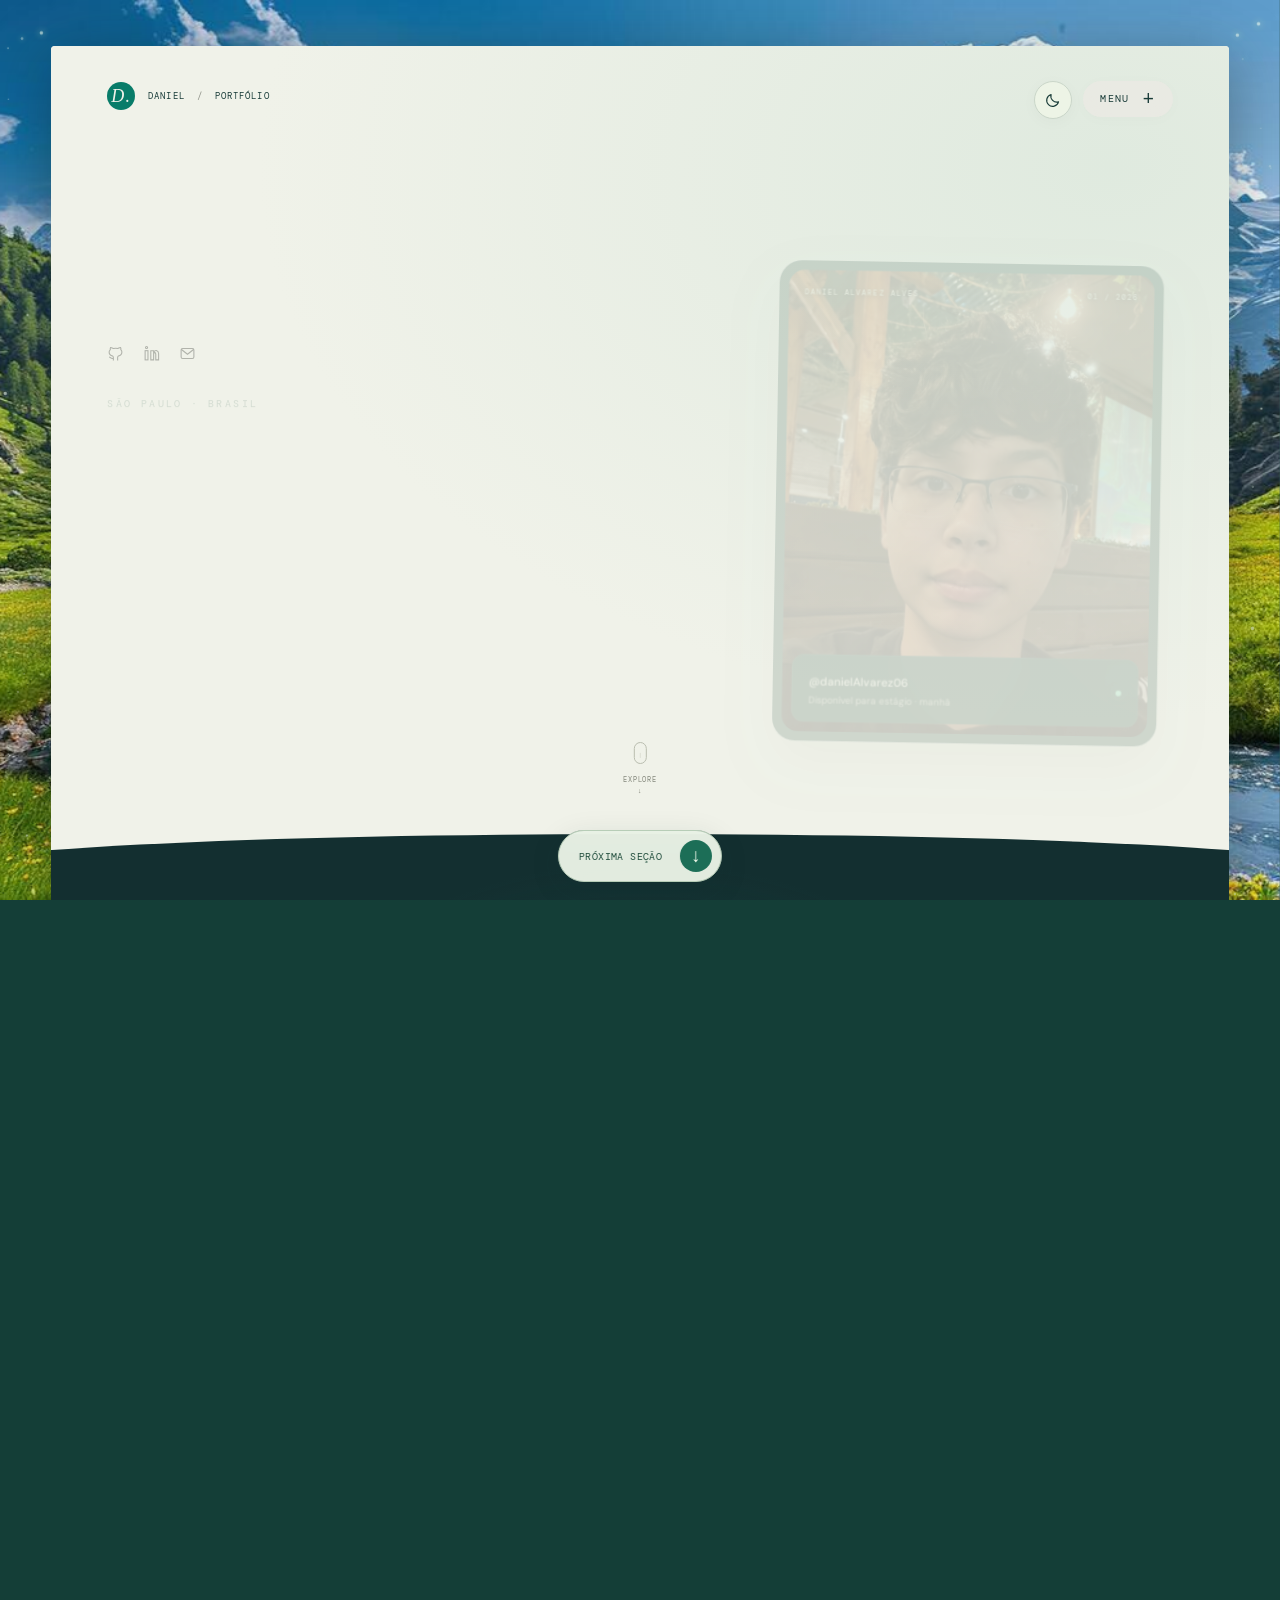
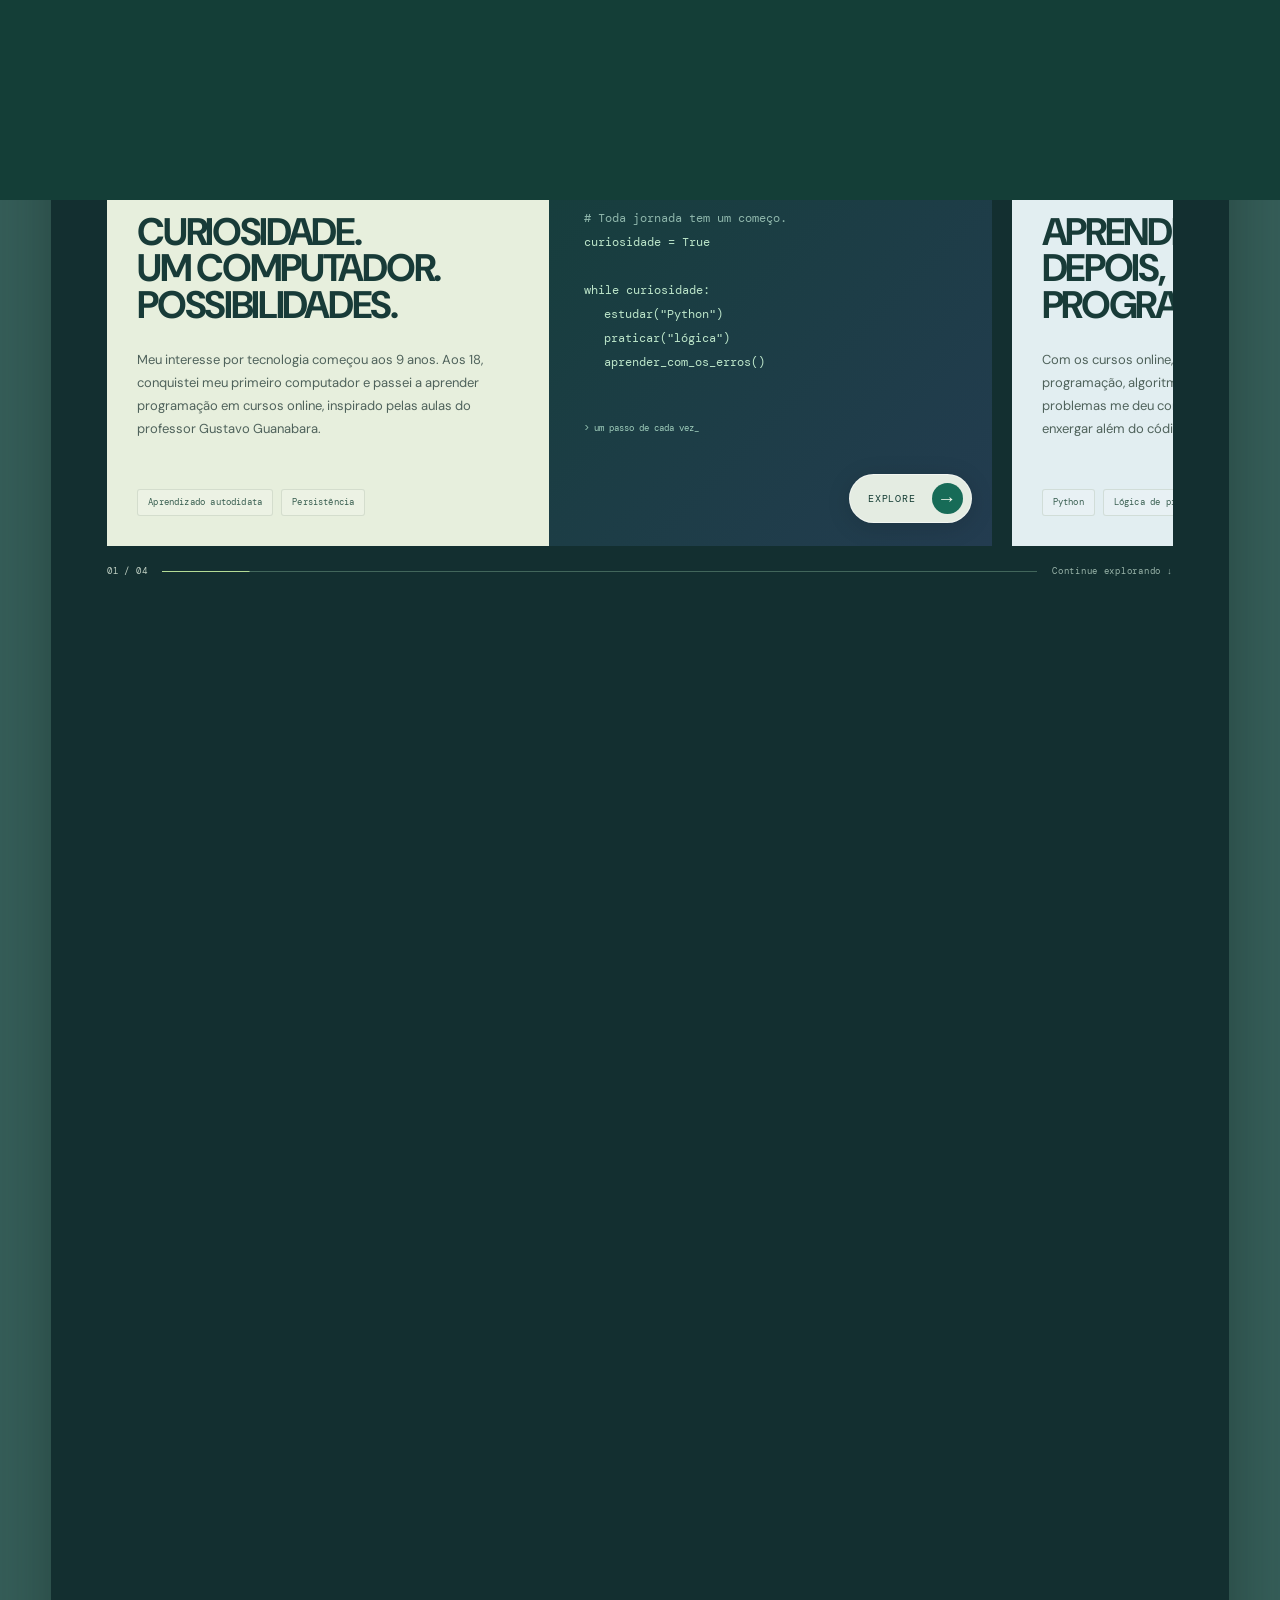
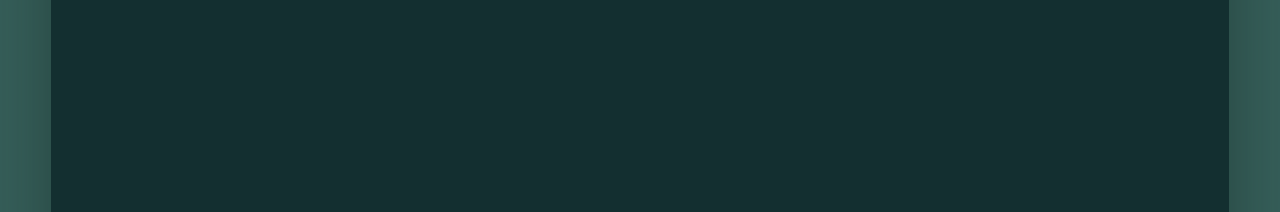
<file: login.html>
<!doctype html><html lang="pt-BR"><head><meta charset="utf-8"><meta name="viewport" content="width=device-width,initial-scale=1"><meta http-equiv="refresh" content="0;url=../index.html"><title>Daniel Alvarez</title></head><body><a href="../index.html">Portfolio de Daniel Alvarez</a></body></html>
</file>
